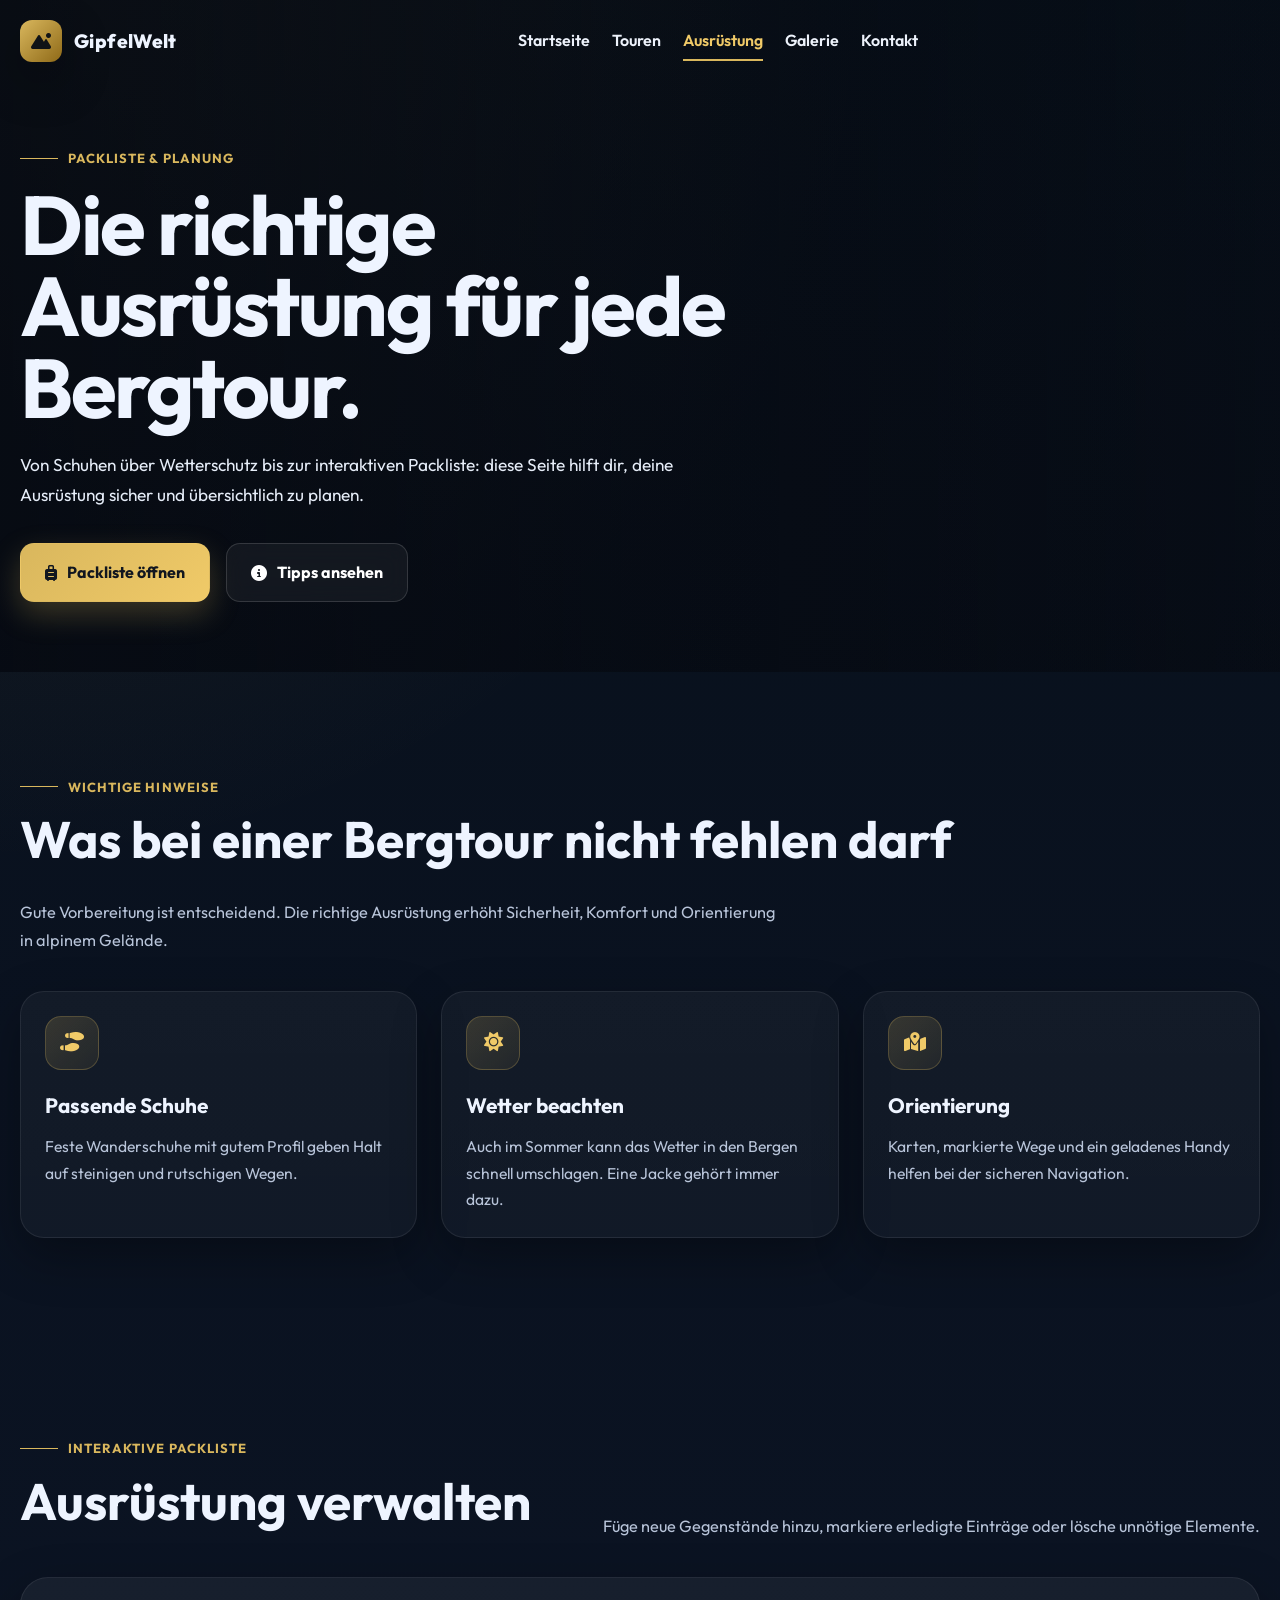
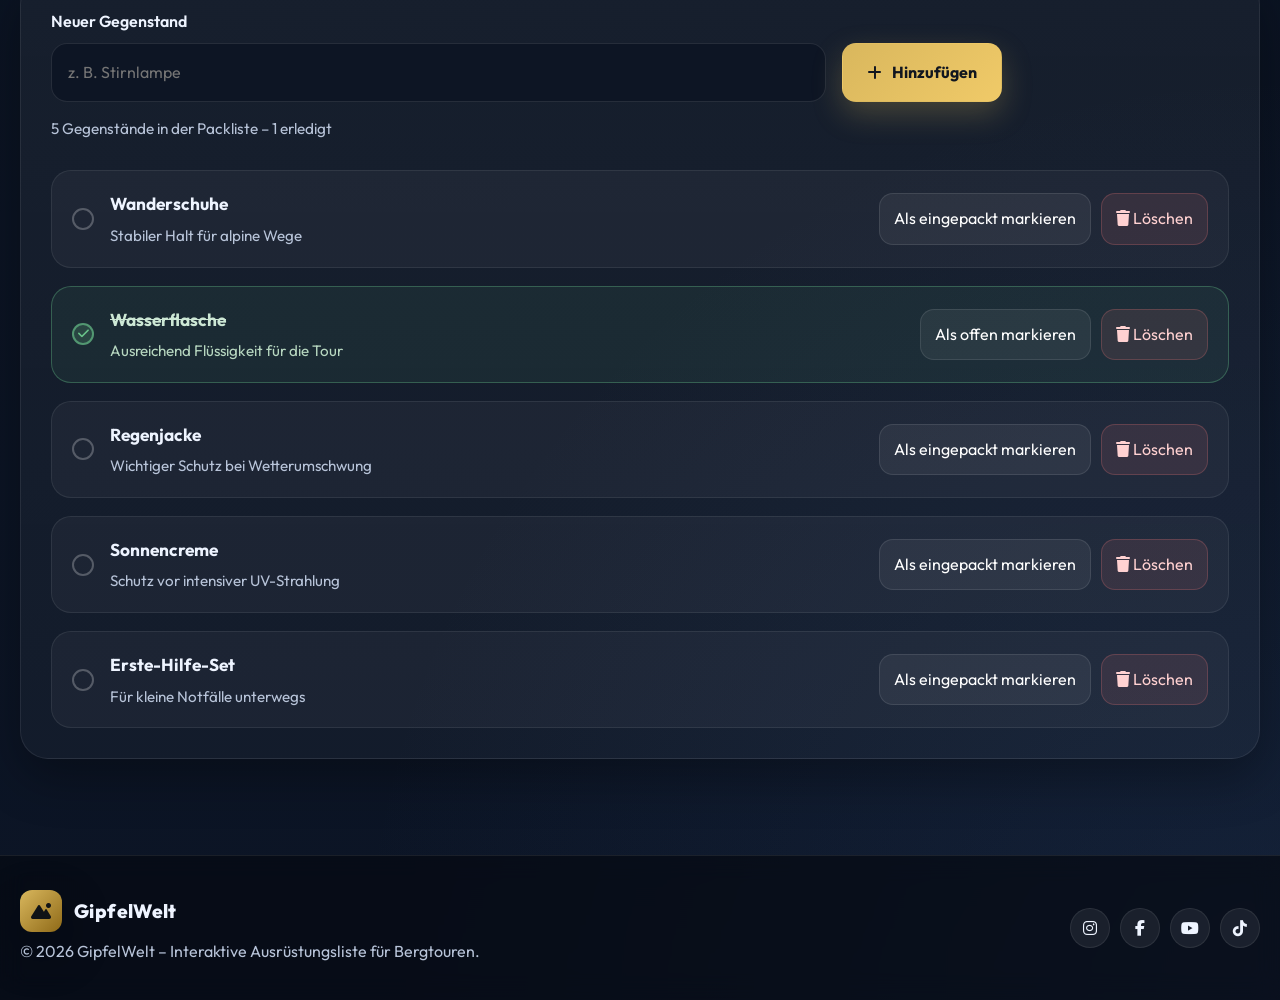
<file: CSS/ausruestung.html>
<!DOCTYPE html>
<html lang="de">
<head>
  <meta charset="UTF-8" />
  <meta name="viewport" content="width=device-width, initial-scale=1.0" />
  <title>GipfelWelt | Ausrüstung</title>

  <link rel="preconnect" href="https://fonts.googleapis.com" />
  <link rel="preconnect" href="https://fonts.gstatic.com" crossorigin />
  <link
    href="https://fonts.googleapis.com/css2?family=Outfit:wght@300;400;500;600;700;800&display=swap"
    rel="stylesheet"
  />
  <link
    rel="stylesheet"
    href="https://cdnjs.cloudflare.com/ajax/libs/font-awesome/6.5.2/css/all.min.css"
  />
  <link rel="stylesheet" href="style.css" />
</head>
<body>
  <nav id="navbar">
    <div class="nav-inner">
      <a href="index.html" class="logo">
        <span class="logo-icon"><i class="fa-solid fa-mountain-sun"></i></span>
        <span>GipfelWelt</span>
      </a>

      <div class="nav-links" id="navLinks">
        <a href="index.html">Startseite</a>
        <a href="touren.html">Touren</a>
        <a href="ausruestung.html" class="active">Ausrüstung</a>
        <a href="index.html#galerie">Galerie</a>
        <a href="index.html#kontakt">Kontakt</a>
      </div>

      <div class="nav-actions">
        <button class="menu-btn" id="menuBtn" aria-label="Menü öffnen" aria-expanded="false">
          <i class="fa-solid fa-bars"></i>
        </button>
      </div>
    </div>
  </nav>

  <header class="hero hero-gear">
    <div class="hero-overlay"></div>
    <div class="hero-grid hero-grid-single">
      <div class="hero-copy">
        <div class="eyebrow">Packliste & Planung</div>
        <h1>Die richtige Ausrüstung für jede Bergtour.</h1>
        <p>
          Von Schuhen über Wetterschutz bis zur interaktiven Packliste:
          diese Seite hilft dir, deine Ausrüstung sicher und übersichtlich zu planen.
        </p>

        <div class="hero-buttons">
          <a href="#packliste" class="btn btn-primary">
            <i class="fa-solid fa-suitcase-rolling"></i> Packliste öffnen
          </a>
          <a href="#tipps" class="btn btn-secondary">
            <i class="fa-solid fa-circle-info"></i> Tipps ansehen
          </a>
        </div>
      </div>
    </div>
  </header>

  <main>
    <section class="section" id="tipps">
      <div class="container">
        <div class="section-head">
          <div>
            <div class="eyebrow">Wichtige Hinweise</div>
            <h2>Was bei einer Bergtour nicht fehlen darf</h2>
          </div>
          <p>
            Gute Vorbereitung ist entscheidend. Die richtige Ausrüstung erhöht
            Sicherheit, Komfort und Orientierung in alpinem Gelände.
          </p>
        </div>

        <div class="info-grid">
          <article class="card">
            <div class="card-content">
              <div class="card-icon"><i class="fa-solid fa-shoe-prints"></i></div>
              <h3>Passende Schuhe</h3>
              <p>Feste Wanderschuhe mit gutem Profil geben Halt auf steinigen und rutschigen Wegen.</p>
            </div>
          </article>

          <article class="card">
            <div class="card-content">
              <div class="card-icon"><i class="fa-solid fa-sun"></i></div>
              <h3>Wetter beachten</h3>
              <p>Auch im Sommer kann das Wetter in den Bergen schnell umschlagen. Eine Jacke gehört immer dazu.</p>
            </div>
          </article>

          <article class="card">
            <div class="card-content">
              <div class="card-icon"><i class="fa-solid fa-map-location-dot"></i></div>
              <h3>Orientierung</h3>
              <p>Karten, markierte Wege und ein geladenes Handy helfen bei der sicheren Navigation.</p>
            </div>
          </article>
        </div>
      </div>
    </section>

    <section class="section" id="packliste">
      <div class="container">
        <div class="section-head">
          <div>
            <div class="eyebrow">Interaktive Packliste</div>
            <h2>Ausrüstung verwalten</h2>
          </div>
          <p>
            Füge neue Gegenstände hinzu, markiere erledigte Einträge oder lösche unnötige Elemente.
          </p>
        </div>

        <div class="form-card">
          <form id="packForm">
            <div class="form-grid">
              <div>
                <label class="label" for="gegenstandInput">Neuer Gegenstand</label>
                <input
                  type="text"
                  id="gegenstandInput"
                  placeholder="z. B. Stirnlampe"
                  required
                />
              </div>

              <div class="form-submit-wrap">
                <button type="submit" class="btn btn-primary">
                  <i class="fa-solid fa-plus"></i> Hinzufügen
                </button>
              </div>
            </div>
          </form>

          <p class="status-zeile" id="statusText">0 Gegenstände in der Packliste</p>

          <div id="packlisteBox" class="packliste-box top-space"></div>
        </div>
      </div>
    </section>
  </main>

  <footer>
    <div class="footer-inner">
      <div class="footer-text">
        <div class="logo">
          <span class="logo-icon"><i class="fa-solid fa-mountain-sun"></i></span>
          <span>GipfelWelt</span>
        </div>
        <p>© <span id="year"></span> GipfelWelt – Interaktive Ausrüstungsliste für Bergtouren.</p>
      </div>

      <div class="footer-social">
        <a href="https://www.instagram.com" target="_blank" rel="noopener noreferrer" aria-label="Instagram"><i class="fa-brands fa-instagram"></i></a>
        <a href="https://www.facebook.com" target="_blank" rel="noopener noreferrer" aria-label="Facebook"><i class="fa-brands fa-facebook-f"></i></a>
        <a href="https://www.youtube.com" target="_blank" rel="noopener noreferrer" aria-label="YouTube"><i class="fa-brands fa-youtube"></i></a>
        <a href="https://www.tiktok.com" target="_blank" rel="noopener noreferrer" aria-label="TikTok"><i class="fa-brands fa-tiktok"></i></a>
      </div>
    </div>
  </footer>

  <button class="back-to-top" id="backToTop" aria-label="Nach oben">
    <i class="fa-solid fa-arrow-up"></i>
  </button>

  <script src="script.js" defer></script>
</body>
</html>
</file>
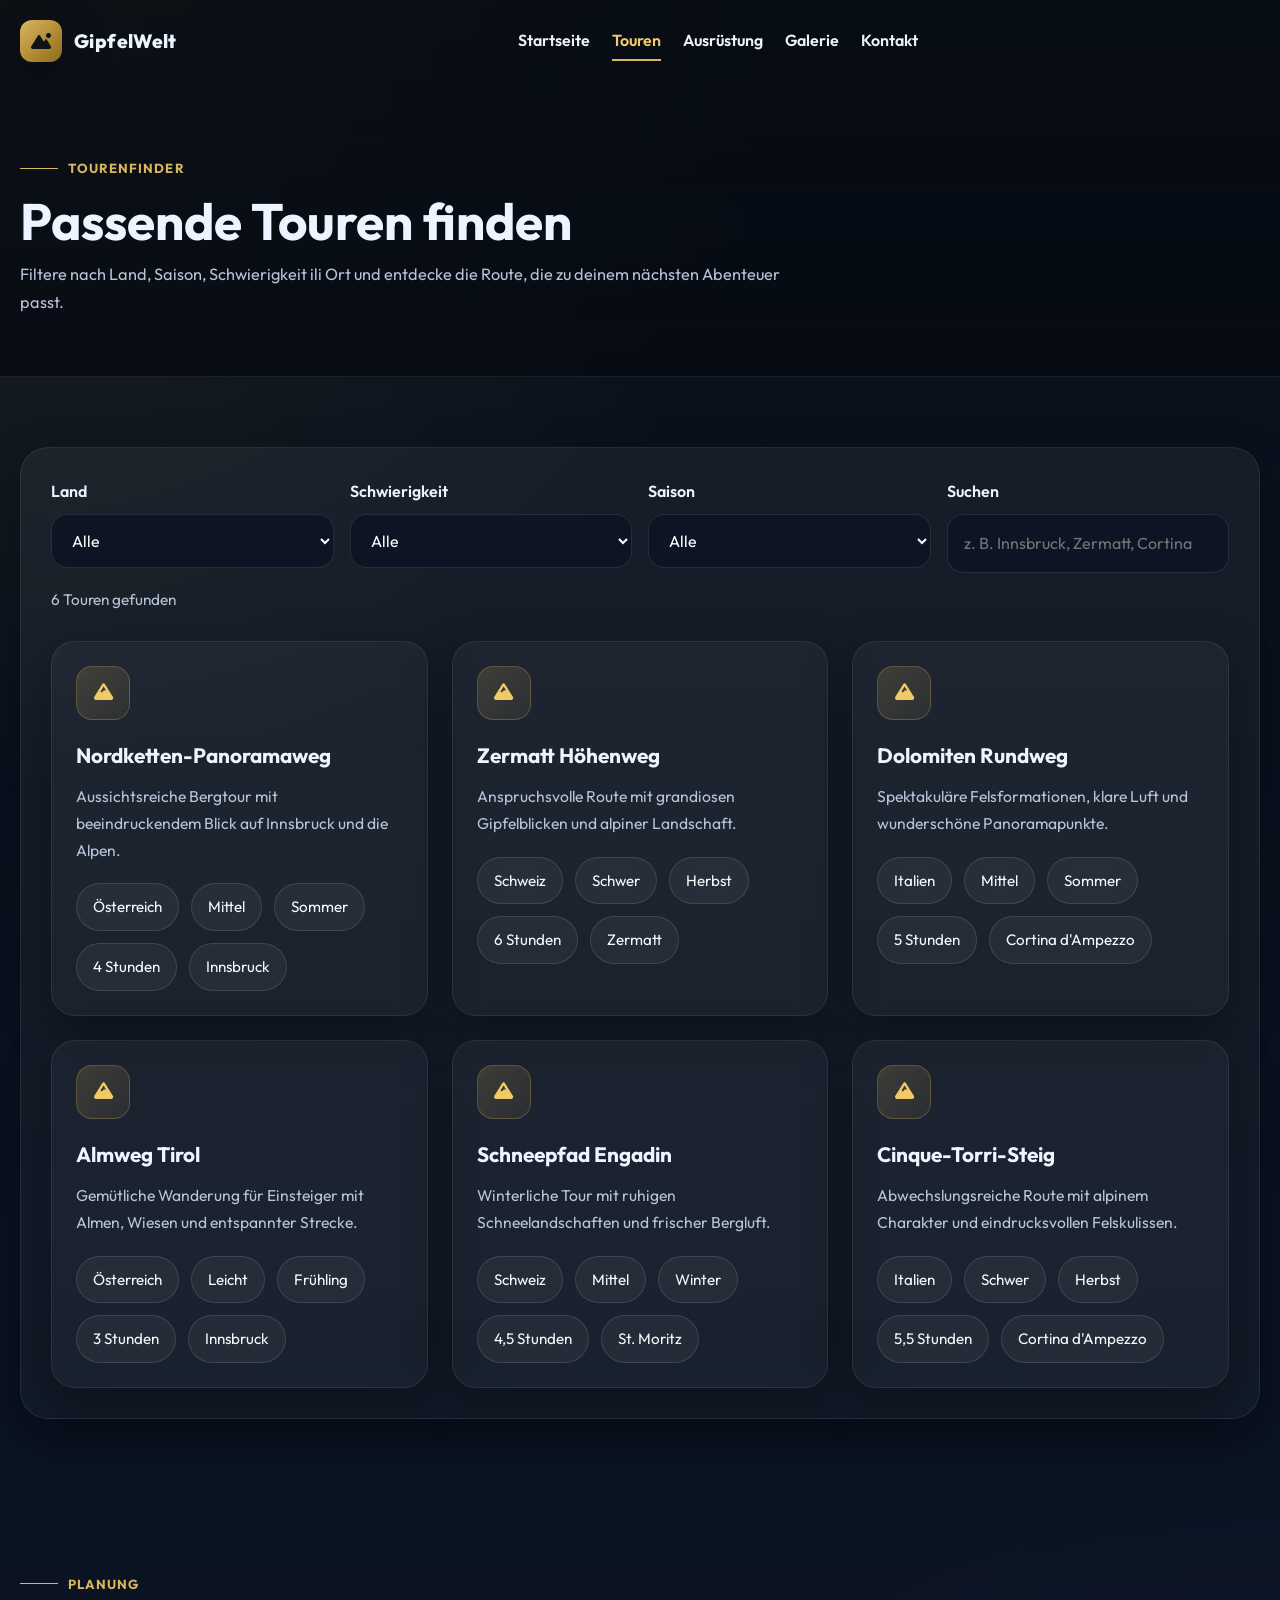
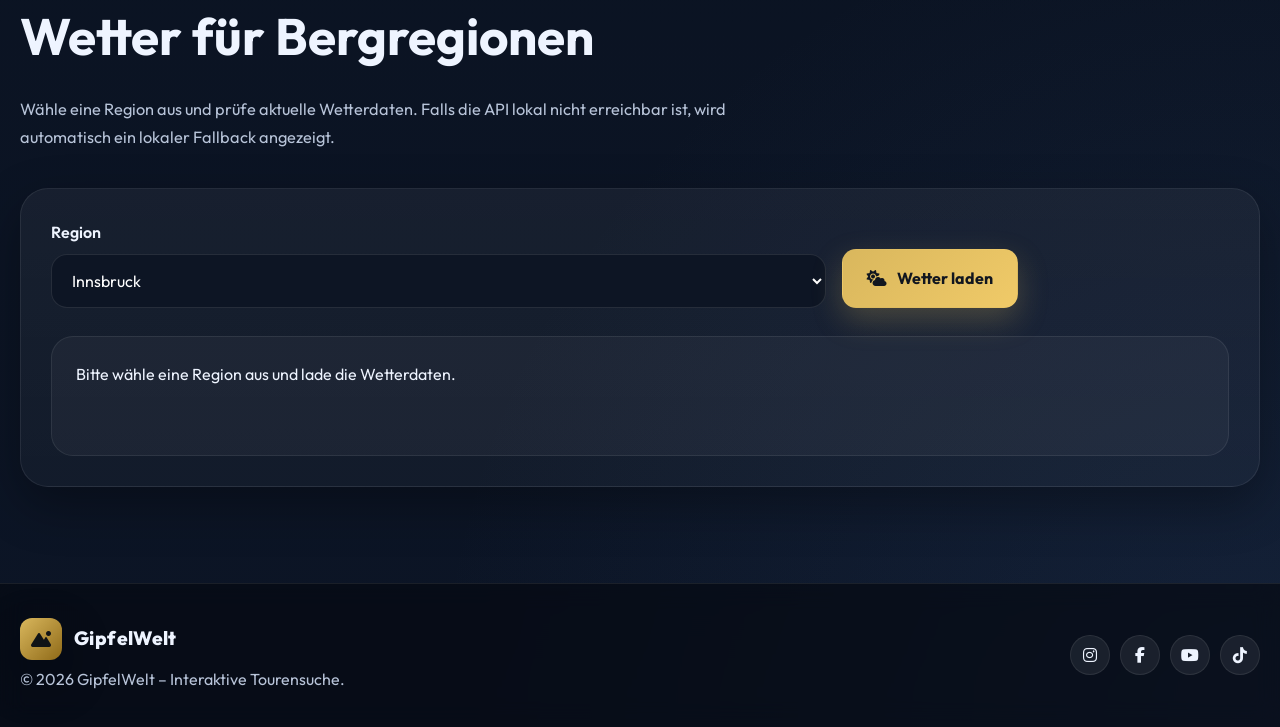
<file: CSS/touren.html>
<!DOCTYPE html>
<html lang="de">
<head>
  <meta charset="UTF-8" />
  <meta name="viewport" content="width=device-width, initial-scale=1.0" />
  <title>GipfelWelt | Touren</title>

  <link rel="preconnect" href="https://fonts.googleapis.com" />
  <link rel="preconnect" href="https://fonts.gstatic.com" crossorigin />
  <link
    href="https://fonts.googleapis.com/css2?family=Outfit:wght@300;400;500;600;700;800&display=swap"
    rel="stylesheet"
  />
  <link
    rel="stylesheet"
    href="https://cdnjs.cloudflare.com/ajax/libs/font-awesome/6.5.2/css/all.min.css"
  />
  <link rel="stylesheet" href="style.css" />
</head>
<body>
  <nav id="navbar">
    <div class="nav-inner">
      <a href="index.html" class="logo">
        <span class="logo-icon"><i class="fa-solid fa-mountain-sun"></i></span>
        <span>GipfelWelt</span>
      </a>

      <div class="nav-links" id="navLinks">
        <a href="index.html">Startseite</a>
        <a href="touren.html" class="active">Touren</a>
        <a href="ausruestung.html">Ausrüstung</a>
        <a href="index.html#galerie">Galerie</a>
        <a href="index.html#kontakt">Kontakt</a>
      </div>

      <div class="nav-actions">
        <button class="menu-btn" id="menuBtn" aria-label="Menü öffnen" aria-expanded="false">
          <i class="fa-solid fa-bars"></i>
        </button>
      </div>
    </div>
  </nav>

  <header class="page-hero">
    <div class="container">
      <div class="eyebrow">Tourenfinder</div>
      <h1>Passende Touren finden</h1>
      <p>
        Filtere nach Land, Saison, Schwierigkeit ili Ort und entdecke die Route,
        die zu deinem nächsten Abenteuer passt.
      </p>
    </div>
  </header>

  <main>
    <section class="section section-tight">
      <div class="container">
        <div class="form-card">
          <div class="filter-grid">
            <div>
              <label class="label" for="landFilter">Land</label>
              <select id="landFilter">
                <option value="alle">Alle</option>
                <option value="Österreich">Österreich</option>
                <option value="Schweiz">Schweiz</option>
                <option value="Italien">Italien</option>
              </select>
            </div>

            <div>
              <label class="label" for="schwierigkeitFilter">Schwierigkeit</label>
              <select id="schwierigkeitFilter">
                <option value="alle">Alle</option>
                <option value="Leicht">Leicht</option>
                <option value="Mittel">Mittel</option>
                <option value="Schwer">Schwer</option>
              </select>
            </div>

            <div>
              <label class="label" for="saisonFilter">Saison</label>
              <select id="saisonFilter">
                <option value="alle">Alle</option>
                <option value="Frühling">Frühling</option>
                <option value="Sommer">Sommer</option>
                <option value="Herbst">Herbst</option>
                <option value="Winter">Winter</option>
              </select>
            </div>

            <div>
              <label class="label" for="sucheInput">Suchen</label>
              <input
                type="text"
                id="sucheInput"
                placeholder="z. B. Innsbruck, Zermatt, Cortina"
              />
            </div>
          </div>

          <p class="status-zeile" id="resultInfo">6 Touren gefunden</p>

          <div id="tourenListe" class="grid-3 top-space"></div>
        </div>
      </div>
    </section>

    <section class="section" id="wetter">
      <div class="container">
        <div class="section-head">
          <div>
            <div class="eyebrow">Planung</div>
            <h2>Wetter für Bergregionen</h2>
          </div>
          <p>
            Wähle eine Region aus und prüfe aktuelle Wetterdaten. Falls die API lokal
            nicht erreichbar ist, wird automatisch ein lokaler Fallback angezeigt.
          </p>
        </div>

        <div class="form-card">
          <div class="weather-controls">
            <div>
              <label class="label" for="ortWahl">Region</label>
              <select id="ortWahl">
                <option value="47.2682,11.3923,Innsbruck">Innsbruck</option>
                <option value="46.0207,7.7491,Zermatt">Zermatt</option>
                <option value="46.5405,12.1357,Cortina d'Ampezzo">Cortina d'Ampezzo</option>
                <option value="46.4908,9.8355,St. Moritz">St. Moritz</option>
              </select>
            </div>

            <div class="weather-btn-wrap">
              <button class="btn btn-primary" id="wetterBtn" type="button">
                <i class="fa-solid fa-cloud-sun"></i> Wetter laden
              </button>
            </div>
          </div>

          <div id="wetterAusgabe" class="wetter-box top-space">
            Bitte wähle eine Region aus und lade die Wetterdaten.
          </div>
        </div>
      </div>
    </section>
  </main>

  <footer>
    <div class="footer-inner">
      <div class="footer-text">
        <div class="logo">
          <span class="logo-icon"><i class="fa-solid fa-mountain-sun"></i></span>
          <span>GipfelWelt</span>
        </div>
        <p>© <span id="year"></span> GipfelWelt – Interaktive Tourensuche.</p>
      </div>

      <div class="footer-social">
        <a href="https://www.instagram.com" target="_blank" rel="noopener noreferrer" aria-label="Instagram"><i class="fa-brands fa-instagram"></i></a>
        <a href="https://www.facebook.com" target="_blank" rel="noopener noreferrer" aria-label="Facebook"><i class="fa-brands fa-facebook-f"></i></a>
        <a href="https://www.youtube.com" target="_blank" rel="noopener noreferrer" aria-label="YouTube"><i class="fa-brands fa-youtube"></i></a>
        <a href="https://www.tiktok.com" target="_blank" rel="noopener noreferrer" aria-label="TikTok"><i class="fa-brands fa-tiktok"></i></a>
      </div>
    </div>
  </footer>

  <button class="back-to-top" id="backToTop" aria-label="Nach oben">
    <i class="fa-solid fa-arrow-up"></i>
  </button>

  <script src="script.js" defer></script>
</body>
</html>
</file>
<file: CSS/style.css>
:root{
  --bg:#09111d;
  --bg-soft:#0f1a2b;
  --bg-soft-2:#122039;
  --card:#111b2f;
  --card-2:#16243e;
  --text:#eef4ff;
  --muted:#b8c4d9;
  --gold:#d9b75d;
  --gold-strong:#f0ca68;
  --line:rgba(255,255,255,0.08);
  --shadow:0 18px 50px rgba(0,0,0,0.32);
  --radius:24px;
  --max:1240px;
  --success:#69c48a;
  --danger:#ff7d7d;
}

*{
  margin:0;
  padding:0;
  box-sizing:border-box;
}

html{
  scroll-behavior:smooth;
}

body{
  font-family:'Outfit',sans-serif;
  color:var(--text);
  background:
    radial-gradient(circle at top left, rgba(217,183,93,0.10), transparent 30%),
    radial-gradient(circle at bottom right, rgba(70,110,170,0.15), transparent 32%),
    linear-gradient(180deg, #07101a 0%, #0a1220 40%, #0c1526 100%);
  line-height:1.7;
  overflow-x:hidden;
}

img{
  display:block;
  width:100%;
}

a{
  color:inherit;
  text-decoration:none;
}

button,
input,
textarea,
select{
  font:inherit;
}

ul{
  list-style:none;
}

.container{
  width:min(var(--max), calc(100% - 40px));
  margin-inline:auto;
}

.section{
  padding:96px 0;
  position:relative;
}

.section-tight{
  padding-top:70px;
  padding-bottom:50px;
}

.section-head{
  display:flex;
  justify-content:space-between;
  gap:20px;
  align-items:end;
  margin-bottom:36px;
  flex-wrap:wrap;
}

.eyebrow{
  display:inline-flex;
  align-items:center;
  gap:10px;
  color:var(--gold);
  font-weight:700;
  letter-spacing:0.08em;
  text-transform:uppercase;
  font-size:0.82rem;
  margin-bottom:14px;
}

.eyebrow::before{
  content:"";
  width:38px;
  height:1px;
  background:var(--gold);
  display:block;
}

.section h2,
.page-hero h1{
  font-size:clamp(2rem, 4vw, 3.2rem);
  line-height:1.08;
  margin-bottom:12px;
}

.section-head p,
.page-hero p{
  max-width:760px;
  color:var(--muted);
  font-size:1.02rem;
}

.pill-list{
  display:flex;
  flex-wrap:wrap;
  gap:12px;
  margin-top:20px;
}

.pill{
  padding:10px 16px;
  border:1px solid rgba(255,255,255,0.12);
  background:rgba(255,255,255,0.05);
  border-radius:999px;
  color:#f7f8fb;
  font-size:0.95rem;
  backdrop-filter:blur(10px);
}

.pill-link,
.pill-button{
  display:inline-flex;
  align-items:center;
  justify-content:center;
  cursor:pointer;
  transition:0.25s ease;
}

.pill-link:hover,
.pill-button:hover{
  border-color:rgba(217,183,93,0.42);
  color:var(--gold-strong);
  transform:translateY(-2px);
}

nav{
  position:fixed;
  top:0;
  left:0;
  width:100%;
  z-index:1200;
  transition:0.35s ease;
  border-bottom:1px solid transparent;
}

nav.scrolled{
  background:rgba(7,12,22,0.84);
  backdrop-filter:blur(18px);
  border-color:rgba(255,255,255,0.08);
  box-shadow:0 10px 30px rgba(0,0,0,0.22);
}

.nav-inner{
  width:min(var(--max), calc(100% - 40px));
  margin-inline:auto;
  min-height:82px;
  display:flex;
  align-items:center;
  justify-content:space-between;
  gap:20px;
}

.logo{
  display:flex;
  align-items:center;
  gap:12px;
  font-weight:800;
  font-size:1.2rem;
  letter-spacing:0.02em;
}

.logo-icon{
  width:42px;
  height:42px;
  border-radius:12px;
  display:grid;
  place-items:center;
  background:linear-gradient(135deg, var(--gold), #8f6a18);
  color:#101316;
  box-shadow:var(--shadow);
  font-size:1rem;
}

.nav-links{
  display:flex;
  align-items:center;
  gap:22px;
}

.nav-links a{
  color:#edf2fb;
  font-weight:600;
  position:relative;
  transition:0.25s ease;
}

.nav-links a::after{
  content:"";
  position:absolute;
  left:0;
  bottom:-6px;
  width:0;
  height:2px;
  background:var(--gold);
  transition:0.25s ease;
}

.nav-links a:hover,
.nav-links a.active{
  color:var(--gold-strong);
}

.nav-links a:hover::after,
.nav-links a.active::after{
  width:100%;
}

.nav-actions{
  display:flex;
  align-items:center;
  gap:14px;
}

.desktop-social{
  display:flex;
}

.social-mini,
.footer-social{
  display:flex;
  align-items:center;
  gap:10px;
}

.social-mini a,
.footer-social a{
  width:40px;
  height:40px;
  border-radius:50%;
  display:grid;
  place-items:center;
  background:rgba(255,255,255,0.07);
  border:1px solid rgba(255,255,255,0.08);
  transition:0.25s ease;
}

.social-mini a:hover,
.footer-social a:hover{
  transform:translateY(-3px);
  background:rgba(217,183,93,0.16);
  color:var(--gold-strong);
  border-color:rgba(217,183,93,0.35);
}

.menu-btn{
  display:none;
  width:46px;
  height:46px;
  border:none;
  border-radius:12px;
  background:rgba(255,255,255,0.08);
  color:white;
  font-size:1.05rem;
  cursor:pointer;
}

.hero{
  position:relative;
  min-height:100vh;
  display:flex;
  align-items:center;
  overflow:hidden;
  isolation:isolate;
}

.hero-home{
  background:url('https://images.unsplash.com/photo-1522163182402-834f871fd851?q=80&w=1800&auto=format&fit=crop') center/cover no-repeat;
}

.hero-gear{
  min-height:72vh;
  background:url('https://images.unsplash.com/photo-1522163182402-834f871fd851?q=80&w=1800&auto=format&fit=crop') center/cover no-repeat;
}

.hero-overlay{
  position:absolute;
  inset:0;
  z-index:-1;
  background:
    linear-gradient(90deg, rgba(6,10,18,0.84) 0%, rgba(6,10,18,0.58) 45%, rgba(6,10,18,0.30) 100%),
    linear-gradient(180deg, rgba(6,10,18,0.10), rgba(6,10,18,0.60));
}

.hero-grid{
  width:min(var(--max), calc(100% - 40px));
  margin-inline:auto;
  display:grid;
  grid-template-columns:1.05fr 0.95fr;
  gap:36px;
  align-items:center;
  padding:140px 0 70px;
}

.hero-grid-single{
  grid-template-columns:1fr;
}

.hero-copy{
  max-width:780px;
}

.hero-copy h1{
  font-size:clamp(3rem, 7vw, 5.2rem);
  line-height:0.98;
  margin-bottom:22px;
  letter-spacing:-0.03em;
}

.hero-copy p{
  font-size:1.08rem;
  color:#e6edf8;
  max-width:720px;
}

.hero-buttons{
  display:flex;
  gap:16px;
  flex-wrap:wrap;
  margin-top:34px;
}

.btn{
  display:inline-flex;
  align-items:center;
  justify-content:center;
  gap:10px;
  padding:15px 24px;
  border-radius:14px;
  font-weight:700;
  transition:0.28s ease;
  border:1px solid transparent;
  cursor:pointer;
}

.btn-primary{
  background:linear-gradient(135deg, var(--gold), var(--gold-strong));
  color:#11161f;
  box-shadow:0 12px 30px rgba(217,183,93,0.25);
}

.btn-primary:hover{
  transform:translateY(-3px);
  box-shadow:0 16px 34px rgba(217,183,93,0.34);
}

.btn-secondary{
  border-color:rgba(255,255,255,0.14);
  background:rgba(255,255,255,0.05);
  color:white;
  backdrop-filter:blur(12px);
}

.btn-secondary:hover{
  transform:translateY(-3px);
  border-color:rgba(217,183,93,0.45);
  color:var(--gold-strong);
}

.hero-side{
  display:grid;
  gap:16px;
}

.hero-side-image{
  height:290px;
  object-fit:cover;
  border-radius:28px;
  border:1px solid rgba(255,255,255,0.08);
  box-shadow:var(--shadow);
}

.hero-info{
  display:grid;
  grid-template-columns:repeat(2, 1fr);
  gap:14px;
}

.info-box{
  background:linear-gradient(180deg, rgba(255,255,255,0.06), rgba(255,255,255,0.04));
  border:1px solid rgba(255,255,255,0.08);
  border-radius:24px;
  padding:22px;
  box-shadow:var(--shadow);
  transition:0.28s ease;
}

.info-box span{
  display:block;
  text-transform:uppercase;
  letter-spacing:0.07em;
  color:var(--gold);
  font-weight:800;
  font-size:0.86rem;
  margin-bottom:8px;
}

.info-box strong{
  display:block;
  font-size:1.45rem;
  line-height:1.2;
  margin-bottom:8px;
}

.info-box p{
  color:var(--muted);
  max-width:26ch;
}

.info-link:hover{
  transform:translateY(-6px);
  border-color:rgba(217,183,93,0.32);
}

.page-hero{
  position:relative;
  padding:150px 0 60px;
  overflow:hidden;
  background:
    linear-gradient(180deg, rgba(6,10,18,0.70), rgba(6,10,18,0.86)),
    url("https://images.unsplash.com/photo-1464822759023-fed622ff2c3b?q=80&w=1800&auto=format&fit=crop") center/cover no-repeat;
  border-bottom:1px solid rgba(255,255,255,0.08);
}

.grid-3{
  display:grid;
  grid-template-columns:repeat(auto-fit, minmax(280px, 1fr));
  gap:24px;
}

.info-grid{
  display:grid;
  grid-template-columns:repeat(auto-fit, minmax(260px, 1fr));
  gap:24px;
}

.card{
  background:linear-gradient(180deg, rgba(255,255,255,0.04), rgba(255,255,255,0.03));
  border:1px solid rgba(255,255,255,0.08);
  border-radius:var(--radius);
  overflow:hidden;
  box-shadow:var(--shadow);
  transition:0.3s ease;
}

.card:hover{
  transform:translateY(-8px);
  border-color:rgba(217,183,93,0.32);
}

.card-content{
  padding:24px;
}

.card h3{
  font-size:1.3rem;
  margin-bottom:10px;
}

.card p{
  color:var(--muted);
  font-size:0.98rem;
}

.card-icon{
  width:54px;
  height:54px;
  border-radius:16px;
  display:grid;
  place-items:center;
  margin-bottom:18px;
  background:linear-gradient(135deg, rgba(217,183,93,0.18), rgba(217,183,93,0.08));
  color:var(--gold-strong);
  border:1px solid rgba(217,183,93,0.25);
  font-size:1.2rem;
}

.gallery-grid{
  display:grid;
  grid-template-columns:repeat(3, 1fr);
  gap:18px;
}

.gallery-grid-old{
  grid-auto-rows:220px;
}

.gallery-large{
  grid-column:span 2;
  grid-row:span 2;
}

.gallery-item{
  position:relative;
  overflow:hidden;
  border-radius:24px;
  border:1px solid rgba(255,255,255,0.08);
  box-shadow:var(--shadow);
  min-height:220px;
  background:#101827;
}

.gallery-item img{
  width:100%;
  height:100%;
  object-fit:cover;
  transition:transform 0.55s ease, filter 0.35s ease;
}

.gallery-item::before{
  content:"";
  position:absolute;
  inset:0;
  background:linear-gradient(180deg, rgba(5,10,18,0.05) 0%, rgba(5,10,18,0.72) 100%);
  z-index:1;
}

.gallery-item::after{
  content:"";
  position:absolute;
  inset:auto 18px 16px 18px;
  height:1px;
  background:linear-gradient(90deg, rgba(217,183,93,0.8), transparent);
  z-index:2;
  opacity:0;
  transform:translateY(6px);
  transition:0.35s ease;
}

.gallery-item:hover img{
  transform:scale(1.08);
  filter:saturate(1.05);
}

.gallery-item:hover::after{
  opacity:1;
  transform:translateY(0);
}

.gallery-label{
  position:absolute;
  left:18px;
  bottom:24px;
  z-index:2;
  font-size:1.08rem;
  font-weight:700;
  color:#fff;
  max-width:80%;
  line-height:1.3;
}

.kontakt-grid{
  display:grid;
  grid-template-columns:1.2fr 0.8fr;
  gap:24px;
}

.contact-stack{
  display:grid;
  gap:20px;
}

.form-card{
  background:linear-gradient(180deg, rgba(255,255,255,0.05), rgba(255,255,255,0.03));
  border:1px solid rgba(255,255,255,0.08);
  border-radius:28px;
  padding:30px;
  box-shadow:var(--shadow);
}

.form-grid{
  display:grid;
  grid-template-columns:2fr 1fr;
  gap:16px;
}

.filter-grid{
  display:grid;
  grid-template-columns:repeat(4, 1fr);
  gap:16px;
}

.weather-controls{
  display:grid;
  grid-template-columns:2fr 1fr;
  gap:16px;
  align-items:end;
}

.weather-btn-wrap,
.form-submit-wrap{
  display:flex;
  align-items:end;
}

.label{
  display:block;
  margin-bottom:8px;
  font-weight:600;
}

input,
textarea,
select{
  width:100%;
  background:#0d1524;
  color:white;
  border:1px solid rgba(255,255,255,0.10);
  border-radius:16px;
  padding:15px 16px;
  outline:none;
  transition:0.25s ease;
}

input:focus,
textarea:focus,
select:focus{
  border-color:rgba(217,183,93,0.55);
  box-shadow:0 0 0 4px rgba(217,183,93,0.10);
}

.top-space{
  margin-top:28px;
}

.status-zeile{
  margin-top:14px;
  color:var(--muted);
  font-size:0.96rem;
}

.wetter-box{
  min-height:120px;
  border-radius:22px;
  border:1px solid rgba(255,255,255,0.08);
  background:rgba(255,255,255,0.04);
  padding:24px;
}

.wetter-box h3{
  margin-bottom:16px;
}

.wetter-grid{
  display:grid;
  grid-template-columns:repeat(auto-fit, minmax(180px, 1fr));
  gap:14px;
}

.wetter-item{
  background:rgba(255,255,255,0.04);
  border:1px solid rgba(255,255,255,0.08);
  padding:18px;
  border-radius:18px;
}

.wetter-item span{
  display:block;
  color:var(--muted);
  margin-bottom:8px;
}

.wetter-item strong{
  font-size:1.1rem;
}

.packliste-box{
  display:grid;
  gap:18px;
  margin-top:28px;
}

.pack-item{
  display:flex;
  justify-content:space-between;
  align-items:center;
  gap:18px;
  padding:18px 20px;
  border-radius:20px;
  border:1px solid rgba(255,255,255,0.08);
  background:rgba(255,255,255,0.04);
  transition:0.25s ease;
}

.pack-item:hover{
  border-color:rgba(217,183,93,0.25);
  transform:translateY(-2px);
}

.pack-item-links{
  display:flex;
  align-items:center;
  gap:16px;
  flex:1;
  min-width:0;
}

.pack-status{
  width:22px;
  height:22px;
  border-radius:50%;
  border:2px solid rgba(255,255,255,0.25);
  display:inline-grid;
  place-items:center;
  flex-shrink:0;
  cursor:pointer;
  transition:0.25s ease;
  background:transparent;
  color:transparent;
}

.pack-status i{
  font-size:0.78rem;
  opacity:0;
  transition:0.2s ease;
}

.pack-item.erledigt{
  border-color:rgba(105,196,138,0.35);
  background:rgba(105,196,138,0.08);
}

.pack-item.erledigt .pack-status{
  border-color:rgba(105,196,138,0.65);
  background:rgba(105,196,138,0.18);
  color:var(--success);
}

.pack-item.erledigt .pack-status i{
  opacity:1;
}

.pack-text{
  flex:1;
  min-width:0;
}

.pack-text h3{
  font-size:1.08rem;
  margin-bottom:4px;
}

.pack-text p{
  color:var(--muted);
  font-size:0.95rem;
}

.pack-item.erledigt .pack-text h3{
  text-decoration:line-through;
  color:#cde8d5;
}

.pack-item.erledigt .pack-text p{
  color:#b7d7c0;
}

.pack-actions{
  display:flex;
  align-items:center;
  gap:10px;
  flex-wrap:wrap;
}

.mini-btn{
  border:none;
  border-radius:14px;
  padding:11px 14px;
  cursor:pointer;
  transition:0.25s ease;
}

.toggle-btn{
  background:rgba(255,255,255,0.06);
  color:white;
  border:1px solid rgba(255,255,255,0.10);
}

.toggle-btn:hover{
  border-color:rgba(217,183,93,0.35);
  color:var(--gold-strong);
}

.delete-btn{
  background:rgba(255,125,125,0.10);
  color:#ffd1d1;
  border:1px solid rgba(255,125,125,0.22);
}

.delete-btn:hover{
  background:rgba(255,125,125,0.18);
}

.leer-box{
  padding:22px;
  border-radius:20px;
  background:rgba(255,255,255,0.04);
  border:1px dashed rgba(255,255,255,0.15);
  color:var(--muted);
}

footer{
  padding:34px 0;
  border-top:1px solid rgba(255,255,255,0.08);
  background:rgba(5,9,16,0.65);
  backdrop-filter:blur(12px);
}

.footer-inner{
  width:min(var(--max), calc(100% - 40px));
  margin-inline:auto;
  display:flex;
  align-items:center;
  justify-content:space-between;
  gap:20px;
  flex-wrap:wrap;
}

.footer-text p{
  color:var(--muted);
  margin-top:6px;
}

.back-to-top{
  position:fixed;
  right:20px;
  bottom:20px;
  width:52px;
  height:52px;
  border:none;
  border-radius:18px;
  display:grid;
  place-items:center;
  background:linear-gradient(135deg, var(--gold), var(--gold-strong));
  color:#11161f;
  font-size:1.05rem;
  box-shadow:var(--shadow);
  cursor:pointer;
  opacity:0;
  visibility:hidden;
  transform:translateY(10px);
  transition:0.28s ease;
  z-index:1300;
}

.back-to-top.show{
  opacity:1;
  visibility:visible;
  transform:translateY(0);
}

.hero-floating{
  display:none !important;
}

@media (max-width: 1100px){
  .hero-grid,
  .kontakt-grid,
  .weather-controls{
    grid-template-columns:1fr;
  }

  .gallery-grid{
    grid-template-columns:repeat(2, 1fr);
  }

  .gallery-large{
    grid-column:span 2;
    grid-row:span 1;
    min-height:320px;
  }
}

@media (max-width: 860px){
  .menu-btn{
    display:grid;
    place-items:center;
  }

  .desktop-social{
    display:none;
  }

  .nav-links{
    position:absolute;
    top:82px;
    left:20px;
    right:20px;
    flex-direction:column;
    align-items:flex-start;
    gap:16px;
    padding:24px;
    border-radius:24px;
    background:rgba(10,16,27,0.95);
    border:1px solid rgba(255,255,255,0.08);
    box-shadow:var(--shadow);
    opacity:0;
    pointer-events:none;
    transform:translateY(-10px);
    transition:0.28s ease;
  }

  .nav-links.open{
    opacity:1;
    pointer-events:auto;
    transform:translateY(0);
  }

  .hero-grid,
  .hero-info,
  .form-grid,
  .filter-grid{
    grid-template-columns:1fr;
  }

  .pack-item{
    flex-direction:column;
    align-items:stretch;
  }

  .pack-actions{
    justify-content:flex-start;
  }

  .section{
    padding:82px 0;
  }
}

@media (max-width: 560px){
  .container,
  .nav-inner,
  .hero-grid,
  .footer-inner{
    width:min(var(--max), calc(100% - 26px));
  }

  .hero-grid{
    padding-top:116px;
  }

  .gallery-grid{
    grid-template-columns:1fr;
  }

  .gallery-large{
    grid-column:auto;
    grid-row:auto;
    min-height:260px;
  }

  .gallery-item{
    min-height:240px;
  }

  .btn{
    width:100%;
  }

  .hero-buttons{
    flex-direction:column;
  }

  .card-content,
  .form-card{
    padding:22px;
  }
}
</file>
